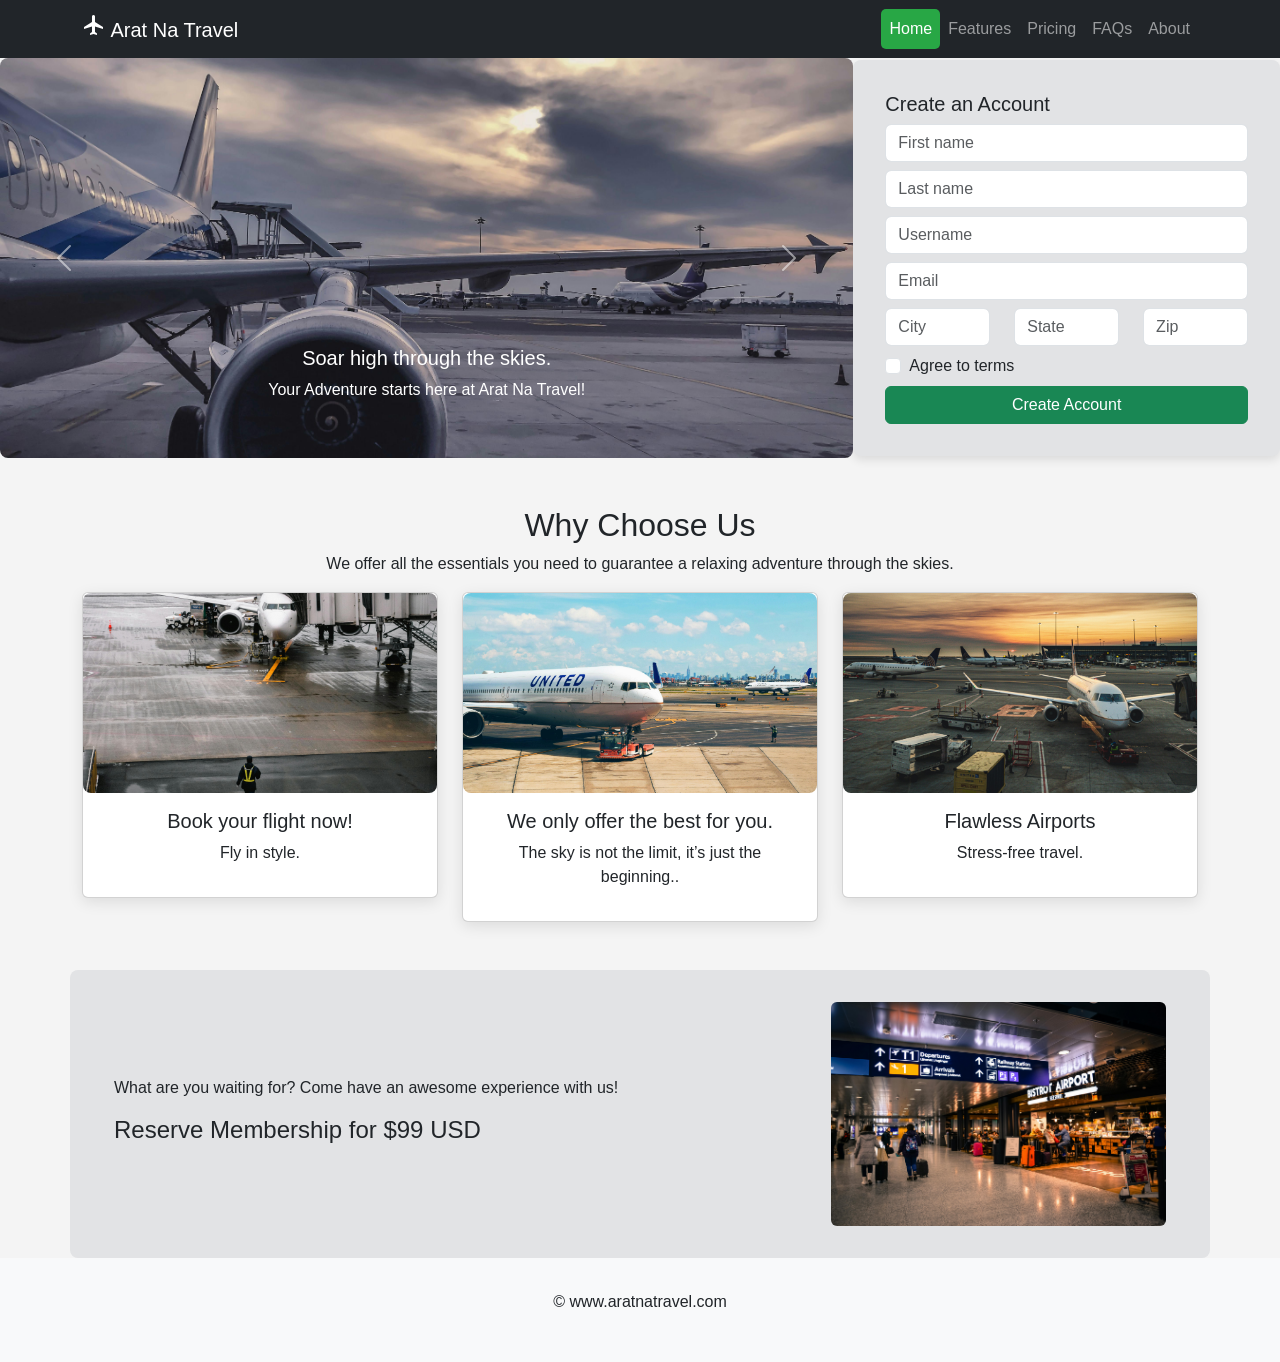
<file: prelim/index.html>
<!DOCTYPE html>
<html lang="en">
<head>
  <meta charset="UTF-8">
  <meta name="viewport" content="width=device-width, initial-scale=1.0">
  <title>Arat Na Travel</title>
  <link href="https://cdn.jsdelivr.net/npm/bootstrap@5.3.3/dist/css/bootstrap.min.css" rel="stylesheet">
  <link href="https://fonts.googleapis.com/icon?family=Material+Icons" rel="stylesheet">
  <style>
    body { font-family: Arial, sans-serif; background-color: #f4f4f4; }
    .navbar { background-color: #212529; }
    .navbar-nav .nav-link { transition: background-color 0.3s; }
    .navbar-nav .nav-link.active, .navbar-nav .nav-link:hover { background-color: #28a745; color: white; border-radius: 5px; }
    .form-section { background-color: #e2e3e5; padding: 2rem; border-radius: 8px; box-shadow: 0px 4px 10px rgba(0, 0, 0, 0.1); }
    .carousel-item img { height: 400px; object-fit: cover; border-radius: 8px; }
    .card img { height: 200px; object-fit: cover; border-radius: 8px; }
    .card { box-shadow: 0px 4px 15px rgba(0, 0, 0, 0.1); }
    .membership .row {
      background-color: #e2e3e5;
      padding: 2rem;
      border-radius: 8px;
    }
    .membership img {
      width: 100%; /* Make the image responsive */
      max-width: 200px; /* Limit the image width */
      object-fit: cover; /* Ensure the image covers the space */
    }
    footer { background-color: #f8f9fa; padding: 2rem 0; }
    footer a { text-decoration: none; color: #212529; }
    footer .social-icons i { font-size: 1.5rem; color: #212529; margin-right: 15px; transition: color 0.3s; }
    footer .social-icons i:hover { color: #198753; }
  </style>
</head>
<body>

  <nav class="navbar navbar-expand-lg navbar-dark">
    <div class="container">
      <a class="navbar-brand" href="#"><span class="material-icons">flight</span> Arat Na Travel</a>
      <button class="navbar-toggler" type="button" data-bs-toggle="collapse" data-bs-target="#navmenu">
        <span class="navbar-toggler-icon"></span>
      </button>
      <div class="collapse navbar-collapse" id="navmenu">
        <ul class="navbar-nav ms-auto">
          <li class="nav-item"><a class="nav-link active" href="#">Home</a></li>
          <li class="nav-item"><a class="nav-link" href="#">Features</a></li>
          <li class="nav-item"><a class="nav-link" href="#">Pricing</a></li>
          <li class="nav-item"><a class="nav-link" href="#">FAQs</a></li>
          <li class="nav-item"><a class="nav-link" href="#">About</a></li>
        </ul>
      </div>
    </div>
  </nav>

  <div class="container-fluid p-0">
    <div class="row g-0">
      <div class="col-lg-8">
        <div id="heroCarousel" class="carousel slide" data-bs-ride="carousel">
          <div class="carousel-inner">
            <div class="carousel-item active">
              <img src="images/plane1.jpg" class="d-block w-100" alt="Airplane">
              <div class="carousel-caption d-none d-md-block">
                <h5>Soar high through the skies.</h5>
                <p>Your Adventure starts here at Arat Na Travel!</p>
              </div>
            </div>
            <div class="carousel-item">
              <img src="images/plane2.jpg" class="d-block w-100" alt="Travel">
            </div>
            <div class="carousel-item">
              <img src="images/plane3.jpg" class="d-block w-100" alt="Airport">
            </div>
          </div>
          <button class="carousel-control-prev" type="button" data-bs-target="#heroCarousel" data-bs-slide="prev">
            <span class="carousel-control-prev-icon"></span>
          </button>
          <button class="carousel-control-next" type="button" data-bs-target="#heroCarousel" data-bs-slide="next">
            <span class="carousel-control-next-icon"></span>
          </button>
        </div>
      </div>

      <div class="col-lg-4 d-flex align-items-center justify-content-center">
        <div class="form-section w-100">
          <h5>Create an Account</h5>
          <form>
            <input type="text" class="form-control mb-2" placeholder="First name">
            <input type="text" class="form-control mb-2" placeholder="Last name">
            <input type="text" class="form-control mb-2" placeholder="Username">
            <input type="email" class="form-control mb-2" placeholder="Email">
            <div class="row mb-2">
              <div class="col"><input type="text" class="form-control" placeholder="City"></div>
              <div class="col"><input type="text" class="form-control" placeholder="State"></div>
              <div class="col"><input type="text" class="form-control" placeholder="Zip"></div>
            </div>
            <div class="form-check mb-2">
              <input type="checkbox" class="form-check-input" id="terms">
              <label class="form-check-label" for="terms">Agree to terms</label>
            </div>
            <button type="submit" class="btn btn-success w-100">Create Account</button>
          </form>
        </div>
      </div>
    </div>
  </div>

  <section class="container text-center my-5">
    <h2>Why Choose Us</h2>
    <p>We offer all the essentials you need to guarantee a relaxing adventure through the skies.</p>
    <div class="row g-4">
      <div class="col-md-4">
        <div class="card">
          <img src="images/plane4.jpg" class="card-img-top" alt="Plane">
          <div class="card-body">
            <h5 class="card-title">Book your flight now!</h5>
            <p>Fly in style.</p>
          </div>
        </div>
      </div>
      <div class="col-md-4">
        <div class="card">
          <img src="images/plane5.jpg" class="card-img-top" alt="Jets">
          <div class="card-body">
            <h5 class="card-title">We only offer the best for you.</h5>
            <p>The sky is not the limit, it’s just the beginning..</p>
          </div>
        </div>
      </div>
      <div class="col-md-4">
        <div class="card">
          <img src="images/plane6.jpg" class="card-img-top" alt="Airport">
          <div class="card-body">
            <h5 class="card-title">Flawless Airports</h5>
            <p>Stress-free travel.</p>
          </div>
        </div>
      </div>
    </div>
  </section>

  <section class="membership">
    <div class="container">
      <div class="row align-items-center">
        <div class="col-md-8">
          <p>What are you waiting for? Come have an awesome experience with us!</p>
          <h4>Reserve Membership for $99 USD</h4>
        </div>
        <div class="col-md-4">
           <img src="images/plane7.jpg" class="img-fluid rounded" alt="Airplane" style="max-width: 120%; height: auto;">
      </div>

      </div>
    </div>
  </section>

  <footer>
    <div class="container text-center">
      <p>&copy; www.aratnatravel.com</p>
    </div>
  </footer>

  <script src="https://cdn.jsdelivr.net/npm/bootstrap@5.3.3/dist/js/bootstrap.bundle.min.js"></script>
</body>
</html>
</file>
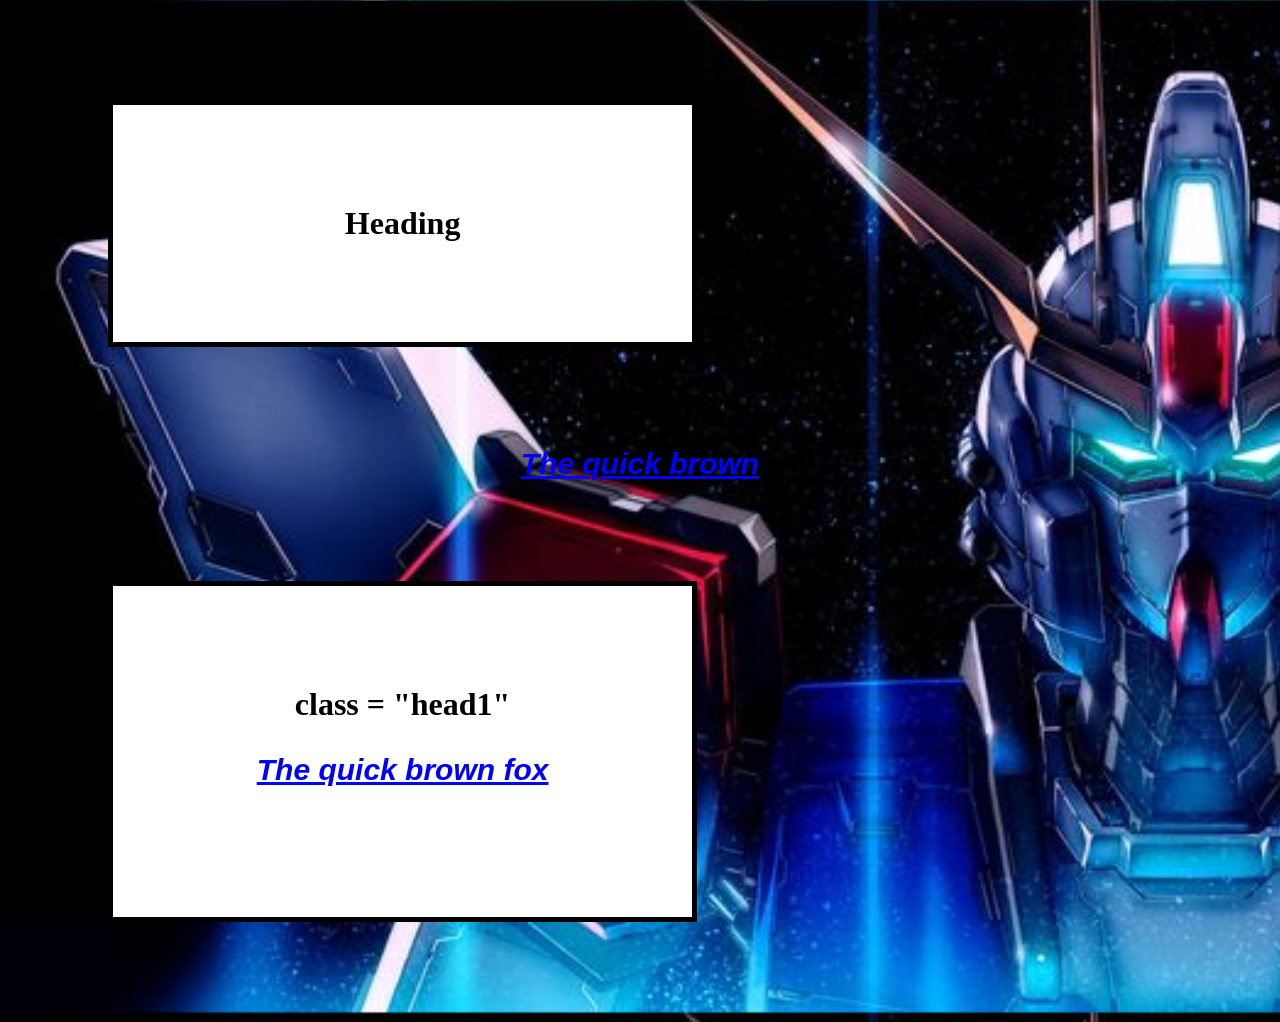
<file: week3/index.html>
<!DOCTYPE html>
<html lang="en">
<head>
    <link rel="stylesheet" href="style.css"/>
    <meta charset="UTF-8">
    <meta name="viewport" content="width=device-width, initial-scale=1.0">
    <title>Document</title>
</head>
<body>

    <h1>Heading</h1>
<p>The quick brown</p>
<h1> class = "head1"
<p>The quick brown fox</p>
    
</body>
</html>
</file>
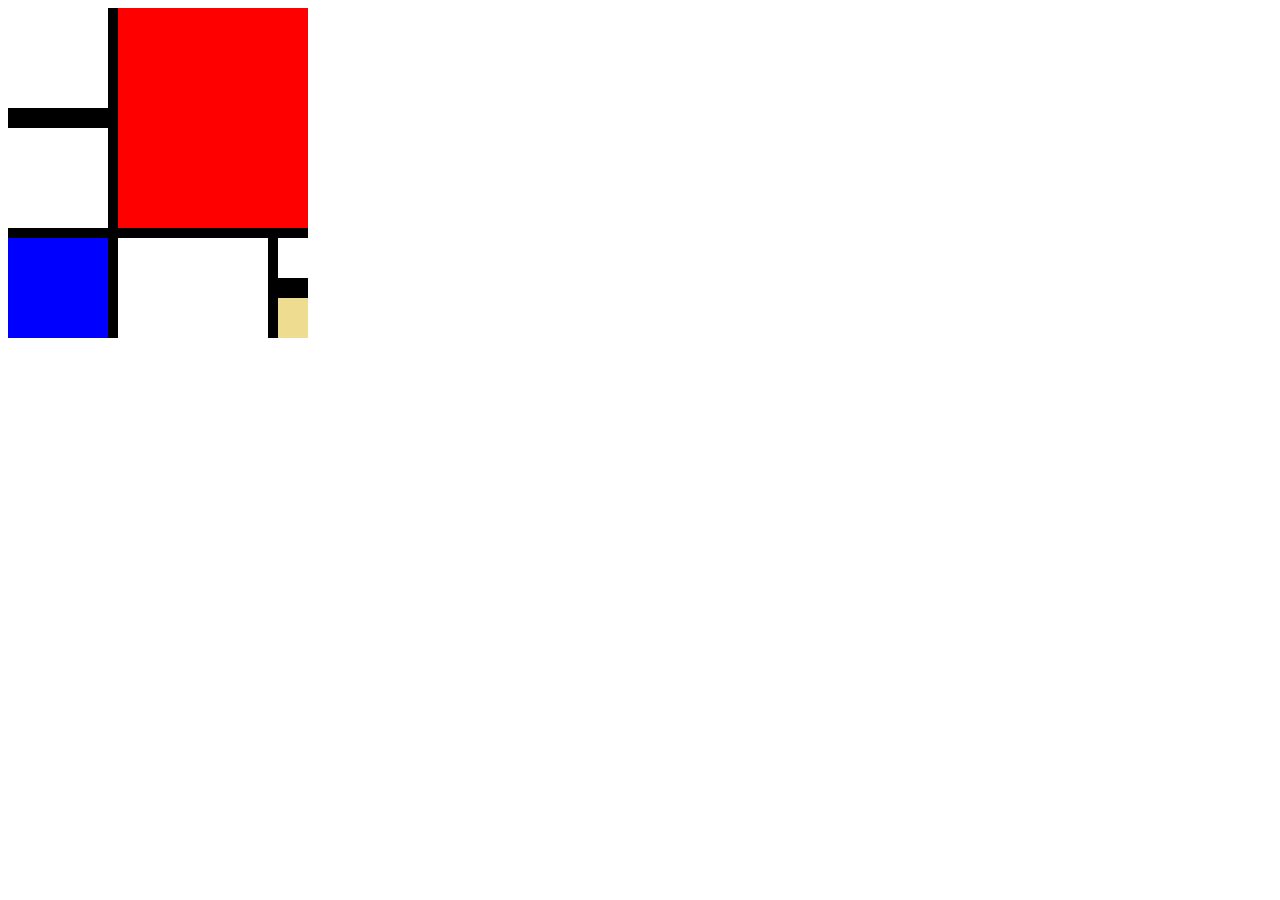
<file: week4/index.html>
<!DOCTYPE html>
<html lang="en">
<head>
  <meta charset="UTF-8" />
  <meta name="viewport" content="width=device-width, initial-scale=1" />
  <title>Divs Next to Each Other</title>
  <link rel="stylesheet" href="style.css" />
</head>
<body>

  <div class="wrapper">
    <div class="div1"></div>
    <div class="div2"></div>
  </div>

  <div class="wrapper">
    <div class="div3"></div>
    <div class="div4"></div>
  </div>

  <div class="wrapper">
    <div class="div5"></div>
    <div class="div6"></div>

    <div class="wrapper-vertical">
      <div class="right-column">
        <div class="div7"></div>
        <div class="div8"></div>
      </div>
    </div>
  </div>

</body>
</html>
</file>
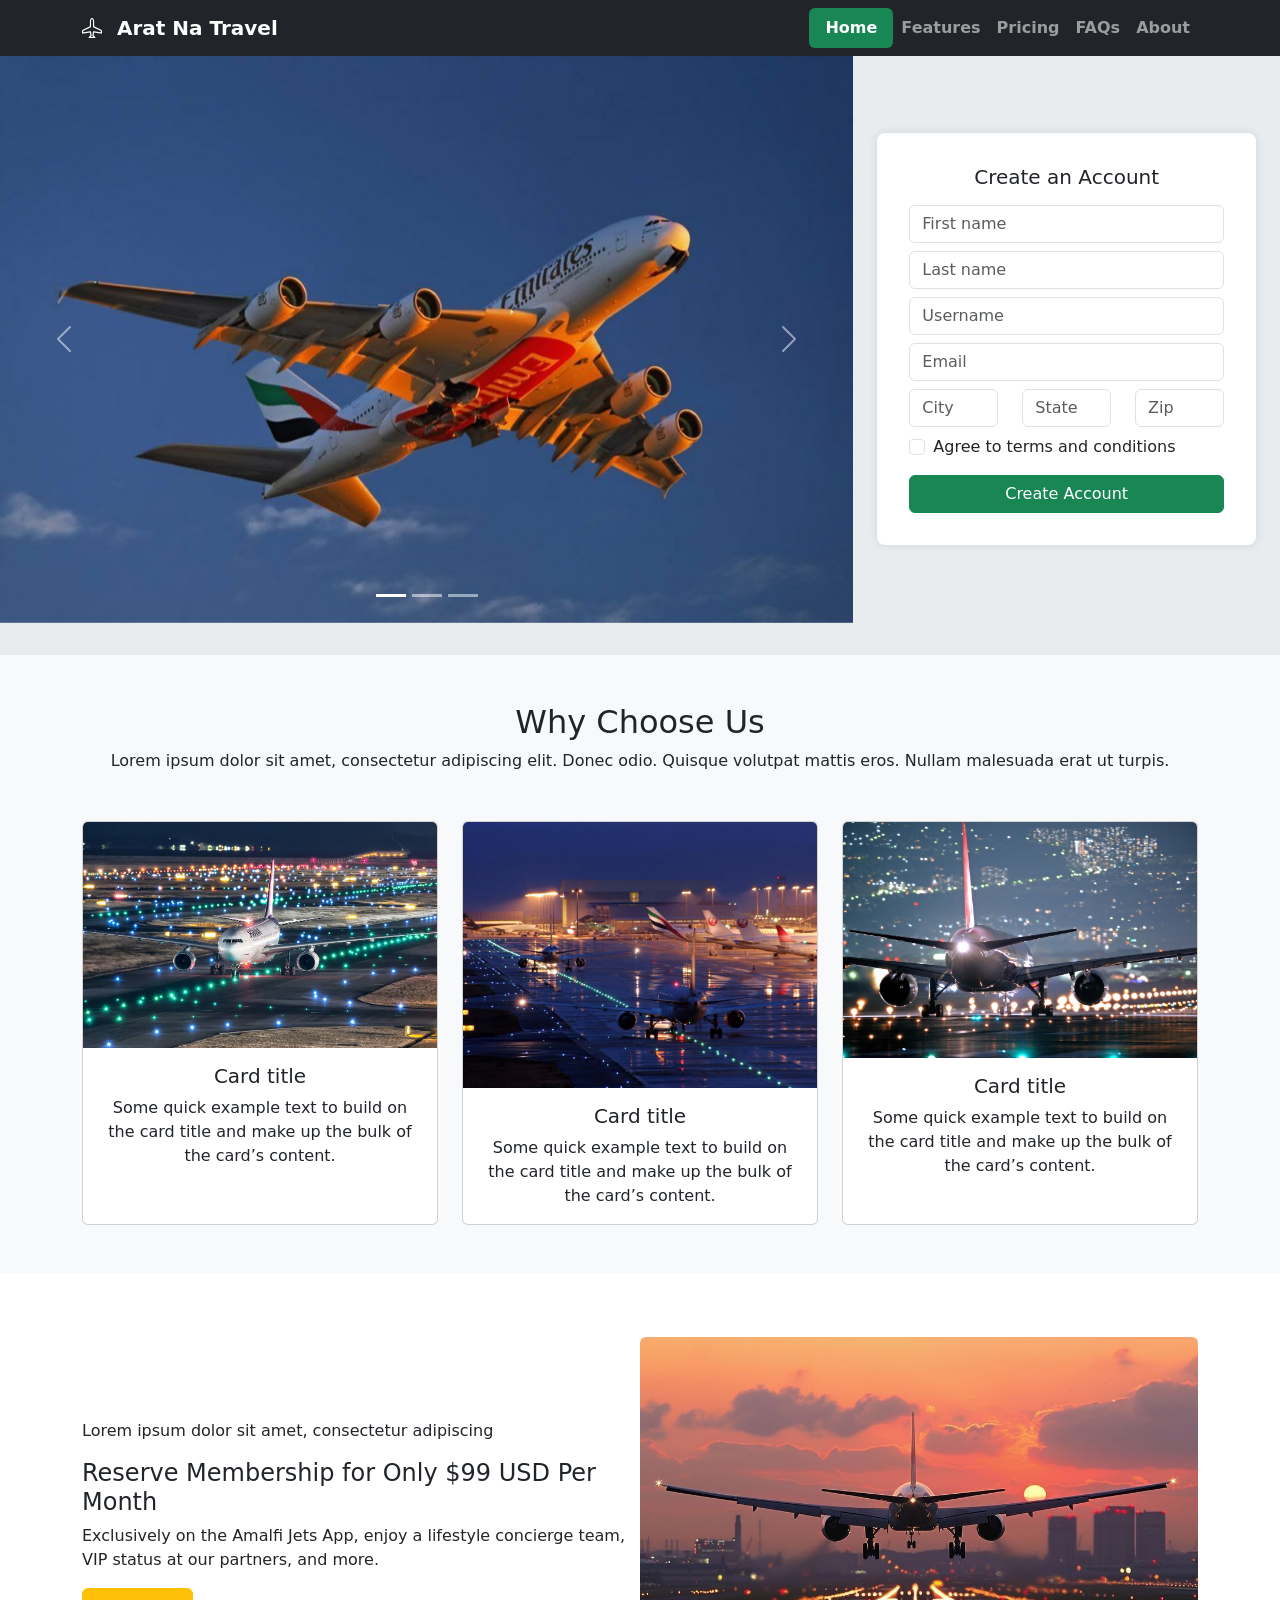
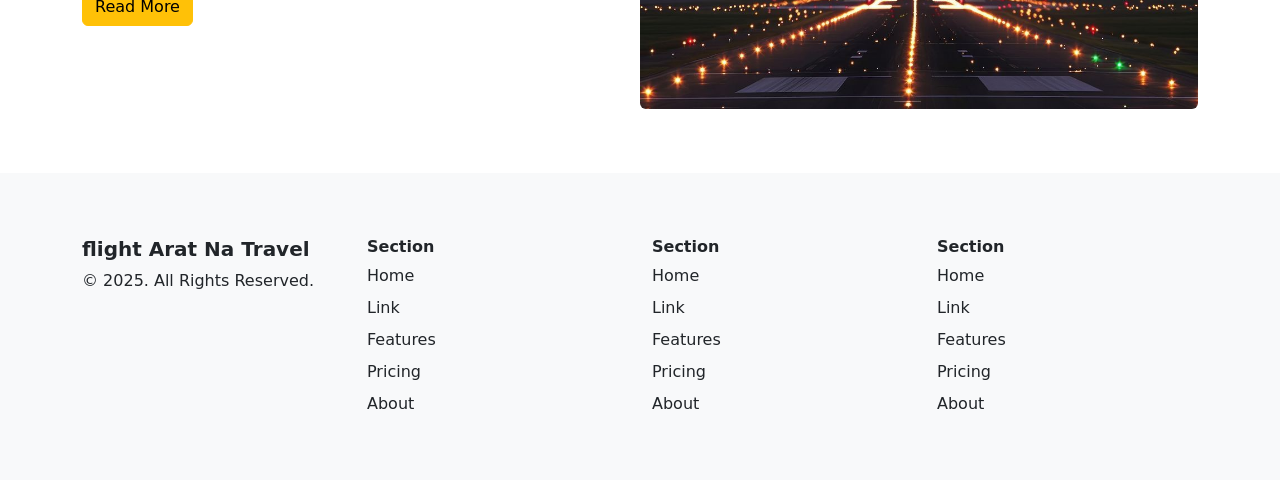
<file: week7/index.html>
<!Doctype html>
<html lang="en">
  <head>
    <meta charset="utf-8">
    <meta name="viewport" content="width=device-width, initial-scale=1">
    <title>Arat na Travel</title>
    <link href="https://cdn.jsdelivr.net/npm/bootstrap@5.3.8/dist/css/bootstrap.min.css" rel="stylesheet" integrity="sha384-sRIl4kxILFvY47J16cr9ZwB07vP4J8+LH7qKQnuqkuIAvNWLzeN8tE5YBujZqJLB" crossorigin="anonymous">
    <link rel="stylesheet" href="https://cdn.jsdelivr.net/npm/bootstrap-icons@1.11.3/font/bootstrap-icons.min.css">

<style>
    body {
      background-color: #f8f9fa;
    }
    nav.navbar {
      background-color: #212529;
    }
    .navbar-brand .material-icons {
      vertical-align: middle;
      margin-right: 5px;
    }
    .form-section {
      background-color: white;
      padding: 2rem;
      border-radius: 0.5rem;
      box-shadow: 0 0 10px rgba(0, 0, 0, 0.1);
    }
    .membership {
      background-color: white;
      padding: 4rem 0;
      margin-top: 3rem;
    }
    footer {
      background-color: #f8f9fa;
      padding: 2rem 0;
      margin-top: 2rem;
    }
    footer h5, footer h6 {
      font-weight: 600;
    }
    footer ul {
      padding: 0;
    }
    footer ul li {
      margin-bottom: 0.5rem;
    }
    footer ul li a {
      color: #212529;
      text-decoration: none;
    }
    footer ul li a:hover {
      text-decoration: underline;
    }

   
    .home-section {
      background-color: #e9ecef;
      padding-bottom: 2rem;
    }
  </style>
</head>
  <body>
   
<nav class="navbar navbar-expand-lg navbar-dark bg-dark">
  <div class="container">
    <a class="navbar-brand fw-semibold text-white" href="#">
      <i class="bi bi-airplane me-2"></i> Arat Na Travel
    </a>

    <button class="navbar-toggler" type="button" data-bs-toggle="collapse" data-bs-target="#navmenu">
      <span class="navbar-toggler-icon"></span>
    </button>

    <div class="collapse navbar-collapse" id="navmenu">
      <ul class="navbar-nav ms-auto">
        <li class="nav-item">
          <a class="nav-link active bg-success text-white px-3 rounded fw-semibold" href="#">Home</a>
        </li>
        <li class="nav-item"><a class="nav-link fw-semibold" href="#">Features</a></li>
        <li class="nav-item"><a class="nav-link fw-semibold" href="#">Pricing</a></li>
        <li class="nav-item"><a class="nav-link fw-semibold" href="#">FAQs</a></li>
        <li class="nav-item"><a class="nav-link fw-semibold" href="#">About</a></li>
      </ul>
    </div>
  </div>
</nav>

    
<section class="home-section">
  <div class="container-fluid p-0">
    <div class="row g-0">
     
      <div class="col-lg-8">
        <div id="carouselExampleIndicators" class="carousel slide">
          <div class="carousel-indicators">
            <button type="button" data-bs-target="#carouselExampleIndicators" data-bs-slide-to="0" class="active" aria-current="true" aria-label="Slide 1"></button>
            <button type="button" data-bs-target="#carouselExampleIndicators" data-bs-slide-to="1" aria-label="Slide 2"></button>
            <button type="button" data-bs-target="#carouselExampleIndicators" data-bs-slide-to="2" aria-label="Slide 3"></button>
          </div>
          <div class="carousel-inner">
            <div class="carousel-item active">
              <img src="images/img1.jpg" class="d-block w-100" alt="...">
            </div>
            <div class="carousel-item">
              <img src="images/img2.jpg" class="d-block w-100" alt="...">
            </div>
            <div class="carousel-item">
              <img src="images/img3.jpg" class="d-block w-100" alt="...">
            </div>
          </div>
          <button class="carousel-control-prev" type="button" data-bs-target="#carouselExampleIndicators" data-bs-slide="prev">
            <span class="carousel-control-prev-icon" aria-hidden="true"></span>
            <span class="visually-hidden">Previous</span>
          </button>
          <button class="carousel-control-next" type="button" data-bs-target="#carouselExampleIndicators" data-bs-slide="next">
            <span class="carousel-control-next-icon" aria-hidden="true"></span>
            <span class="visually-hidden">Next</span>
          </button>
        </div>
      </div>

     
      <div class="col-lg-4 d-flex align-items-center justify-content-center p-4">
        <div class="form-section w-100">
          <h5 class="mb-3 text-center">Create an Account</h5>
          <form>
            <div class="mb-2"><input type="text" class="form-control" placeholder="First name"></div>
            <div class="mb-2"><input type="text" class="form-control" placeholder="Last name"></div>
            <div class="mb-2"><input type="text" class="form-control" placeholder="Username"></div>
            <div class="mb-2"><input type="email" class="form-control" placeholder="Email"></div>
            <div class="row mb-2">
              <div class="col"><input type="text" class="form-control" placeholder="City"></div>
              <div class="col"><input type="text" class="form-control" placeholder="State"></div>
              <div class="col"><input type="text" class="form-control" placeholder="Zip"></div>
            </div>
            <div class="form-check mb-3">
              <input type="checkbox" class="form-check-input" id="terms">
              <label class="form-check-label" for="terms">Agree to terms and conditions</label>
            </div>
            <button type="submit" class="btn btn-success w-100">Create Account</button>
          </form>
        </div>
      </div>
    </div>
  </div>
</section>


<section class="container text-center my-5">
  <h2>Why Choose Us</h2>
  <p>Lorem ipsum dolor sit amet, consectetur adipiscing elit. Donec odio. Quisque volutpat mattis eros. Nullam malesuada erat ut turpis.</p>
  <div class="row justify-content-center g-4 mt-4">
    <div class="col-md-4">
      <div class="card h-100">
        <img src="images/img4.jpg" class="card-img-top" alt="...">
        <div class="card-body">
          <h5 class="card-title">Card title</h5>
          <p class="card-text">Some quick example text to build on the card title and make up the bulk of the card’s content.</p>
        </div>
      </div>
    </div>
    <div class="col-md-4">
      <div class="card h-100">
        <img src="images/img5.jpg" class="card-img-top" alt="...">
        <div class="card-body">
          <h5 class="card-title">Card title</h5>
          <p class="card-text">Some quick example text to build on the card title and make up the bulk of the card’s content.</p>
        </div>
      </div>
    </div>
    <div class="col-md-4">
      <div class="card h-100">
        <img src="images/img6.jpg" class="card-img-top" alt="...">
        <div class="card-body">
          <h5 class="card-title">Card title</h5>
          <p class="card-text">Some quick example text to build on the card title and make up the bulk of the card’s content.</p>
        </div>
      </div>
    </div>
  </div>
</section>

<section class="membership">
  <div class="container d-flex align-items-center justify-content-between flex-wrap">
    <div class="col-md-6">
      <p>Lorem ipsum dolor sit amet, consectetur adipiscing</p>
      <h4>Reserve Membership for Only $99 USD Per Month</h4>
      <p>Exclusively on the Amalfi Jets App, enjoy a lifestyle concierge team, VIP status at our partners, and more.</p>
      <button class="btn btn-warning">Read More</button>
    </div>
    <div class="col-md-6">
      <img src="images/img7.jpg" class="img-fluid rounded" alt="Airport">
    </div>
  </div>
</section>


<footer>
  <div class="container">
    <div class="row">
      <div class="col-md-3 mb-3">
        <h5><span class="material-icons">flight</span> Arat Na Travel</h5>
        <p>© 2025. All Rights Reserved.</p>
      </div>
      <div class="col-md-3 mb-3">
        <h6>Section</h6>
        <ul class="list-unstyled">
          <li><a href="#">Home</a></li>
          <li><a href="#">Link</a></li>
          <li><a href="#">Features</a></li>
          <li><a href="#">Pricing</a></li>
          <li><a href="#">About</a></li>
        </ul>
      </div>
      <div class="col-md-3 mb-3">
        <h6>Section</h6>
        <ul class="list-unstyled">
          <li><a href="#">Home</a></li>
          <li><a href="#">Link</a></li>
          <li><a href="#">Features</a></li>
          <li><a href="#">Pricing</a></li>
          <li><a href="#">About</a></li>
        </ul>
      </div>
      <div class="col-md-3 mb-3">
        <h6>Section</h6>
        <ul class="list-unstyled">
          <li><a href="#">Home</a></li>
          <li><a href="#">Link</a></li>
          <li><a href="#">Features</a></li>
          <li><a href="#">Pricing</a></li>
          <li><a href="#">About</a></li>
        </ul>
      </div>
    </div>
  </div>
</footer>
   
    <script src="https://cdn.jsdelivr.net/npm/bootstrap@5.3.8/dist/js/bootstrap.bundle.min.js" integrity="sha384-FKyoEForCGlyvwx9Hj09JcYn3nv7wiPVlz7YYwJrWVcXK/BmnVDxM+D2scQbITxI" crossorigin="anonymous"></script>
  </body>
</html>
</file>
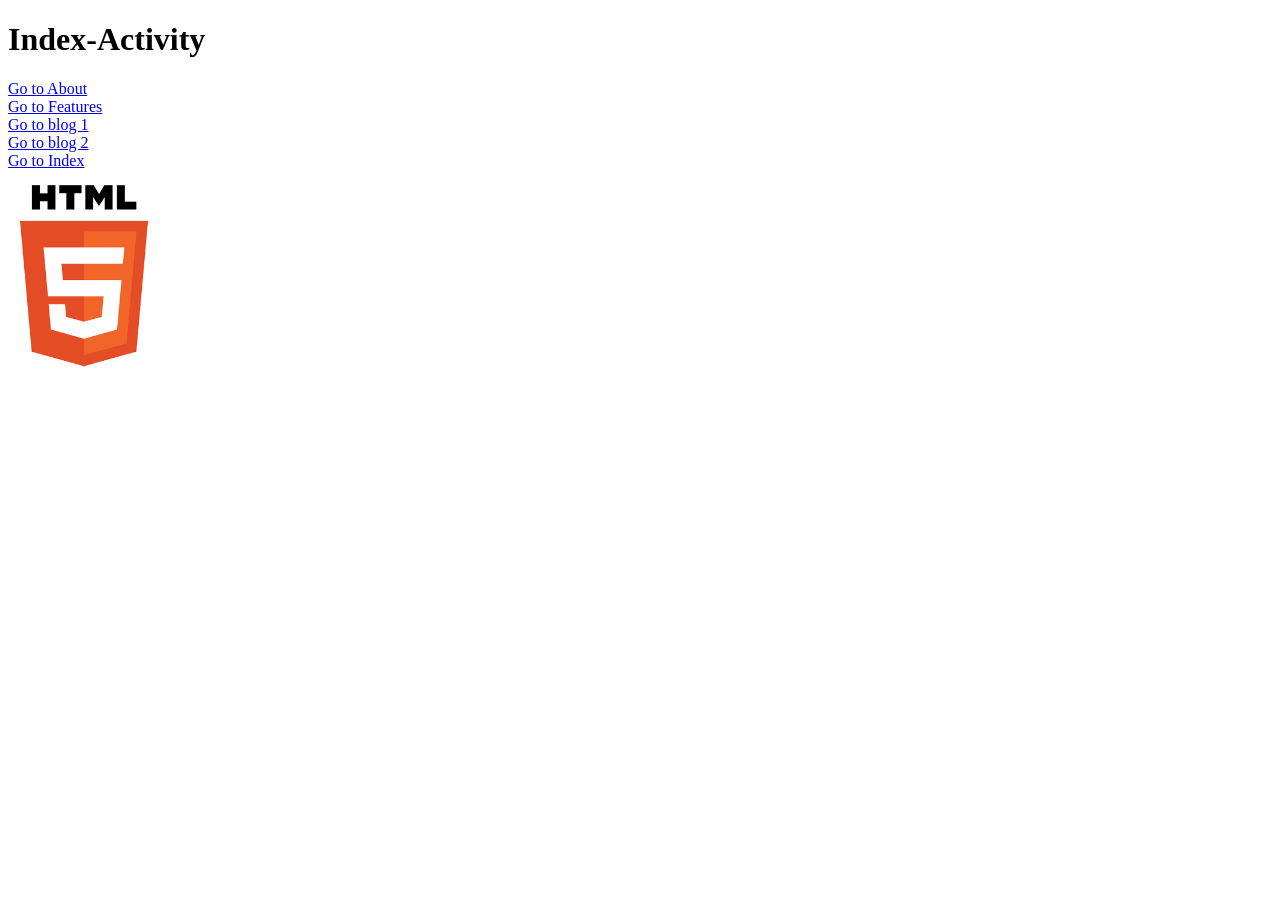
<file: week2/activity/index.html>
<!DOCTYPE html>
<html lang="en">
<head>
    <meta charset="UTF-8">
    <meta name="viewport" content="width=device-width, initial-scale=1.0">
    <title>Document</title>
</head>
<body>
       <h1> Index-Activity</h1>
   
    <a href = "subpages/about.html"> Go to About<br> </a> 
    <a href = "subpages/features.html"> Go to Features<br> </a> 
    <a href = "subpages/blog/blog1.html"> Go to blog 1<br> </a> 
    <a href = "subpages/blog/blog2.html"> Go to blog 2<br> </a> 
    <a href = "subpages/blog/index.html"> Go to Index<br> </a> 
    <img src= "images/html-5-logo.png" alt="HTML" width="150>"
    
</body>
</html>
</file>
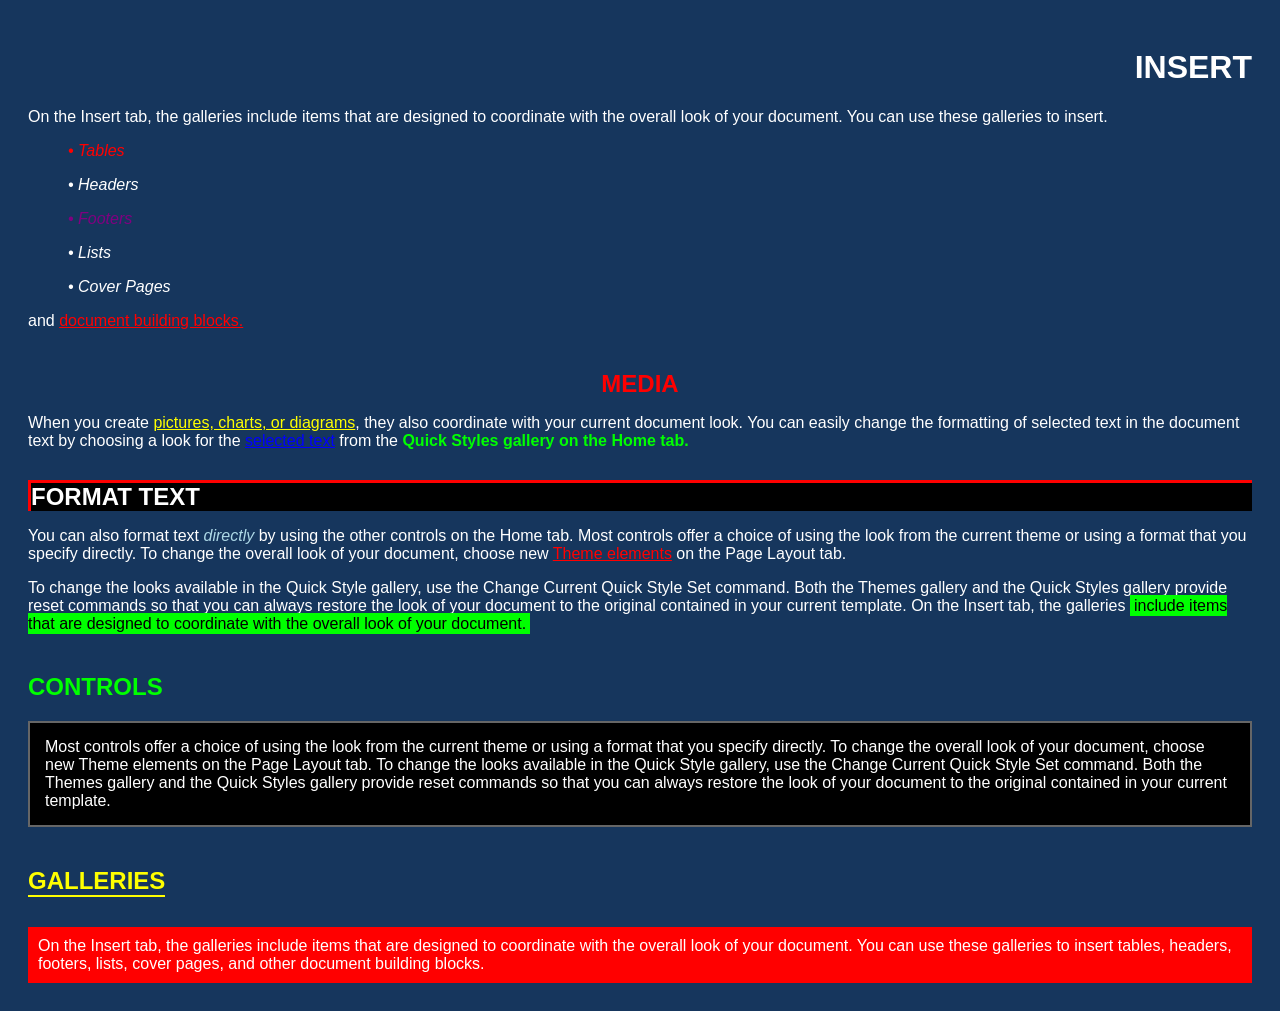
<file: week3/activity/index.html>
<!DOCTYPE html>
<html lang="en">
<head>
    <link rel="stylesheet" href="style.css">
    <meta charset="UTF-8">
    <title>Document Style Example</title>
    
</head>
<body>

    <h1 class="insert-title">INSERT</h1>
    <p>
        On the Insert tab, the galleries include items that are designed to coordinate with the overall look of your document. You can use these galleries to insert.
        <ul class="table-item"> • Tables</ul>
        <ul class="header-item"> • Headers</ul>
        <ul class="footer-item"> • Footers</ul>
        <ul class="list-item"> • Lists</ul>
        <ul class="coverpages-item"> • Cover Pages</ul>

        and <span class="link-red">document building blocks.</span>
    </p>

    <h1 class="media-title">MEDIA</h1>
    <p>
        When you create <span class="link-blue">pictures, charts, or diagrams</span>, they also coordinate with your current document look. You can easily change the formatting of selected text in the document text by choosing a look for the 
        <span class="blue-text">selected text</span> from the <span class="green-link">Quick Styles gallery on the Home tab.</span>
    </p>

    <div class="format-box">
        <h2>FORMAT TEXT</h2>
    </div>
    <p>
        You can also format text <span class="italic-blue">directly</span> by using the other controls on the Home tab. Most controls offer a choice of using the look from the current theme or using a format that you specify directly. To change the overall look of your document, choose new <span class="link-red">Theme elements</span> on the Page Layout tab.
    </p>

    <p>
        To change the looks available in the Quick Style gallery, use the Change Current Quick Style Set command. Both the Themes gallery and the Quick Styles gallery provide reset commands so that you can always restore the look of your document to the original contained in your current template. On the Insert tab, the galleries <span class="highlight-green">include items that are designed to coordinate with the overall look of your document.</span>
    </p>

    <h2 class="controls-title">CONTROLS</h2>
    <div class="dark-box">
        Most controls offer a choice of using the look from the current theme or using a format that you specify directly. To change the overall look of your document, choose new Theme elements on the Page Layout tab. To change the looks available in the Quick Style gallery, use the Change Current Quick Style Set command. Both the Themes gallery and the Quick Styles gallery provide reset commands so that you can always restore the look of your document to the original contained in your current template.
    </div>

    <h2 class="galleries-title">GALLERIES</h2>
    <div class="red-box">
        On the Insert tab, the galleries include items that are designed to coordinate with the overall look of your document. You can use these galleries to insert tables, headers, footers, lists, cover pages, and other document building blocks.
    </div>

</body>
</html>
</file>
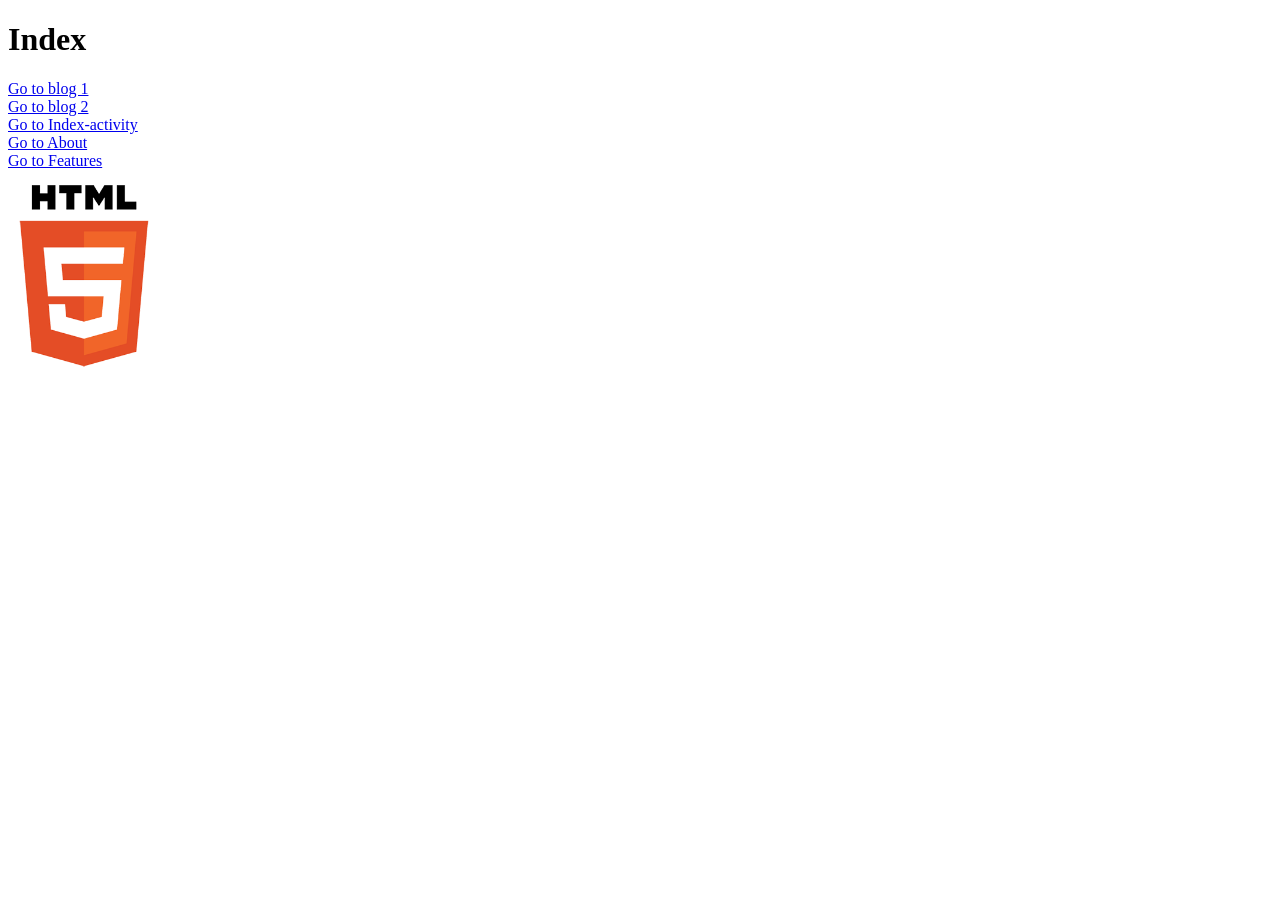
<file: week2/activity/subpages/blog/index.html>
<!DOCTYPE html>
<html lang="en">
<head>
    <meta charset="UTF-8">
    <meta name="viewport" content="width=device-width, initial-scale=1.0">
    <title>Document</title>
</head>
<body>
    
      <h1> Index </h1>
    <a href = "blog1.html"> Go to blog 1<br> </a> 
    <a href = "blog2.html"> Go to blog 2<br> </a>
    <a href = "../../../activity/index.html"> Go to Index-activity<br> </a> 
    <a href = "../../subpages/about.html"> Go to About<br> </a> 
    <a href = "../../subpages/features.html"> Go to Features<br> </a> 
    <img src="../../images/html-5-logo.png" alt="HTML" width="150>"

</body>
</html>
</file>
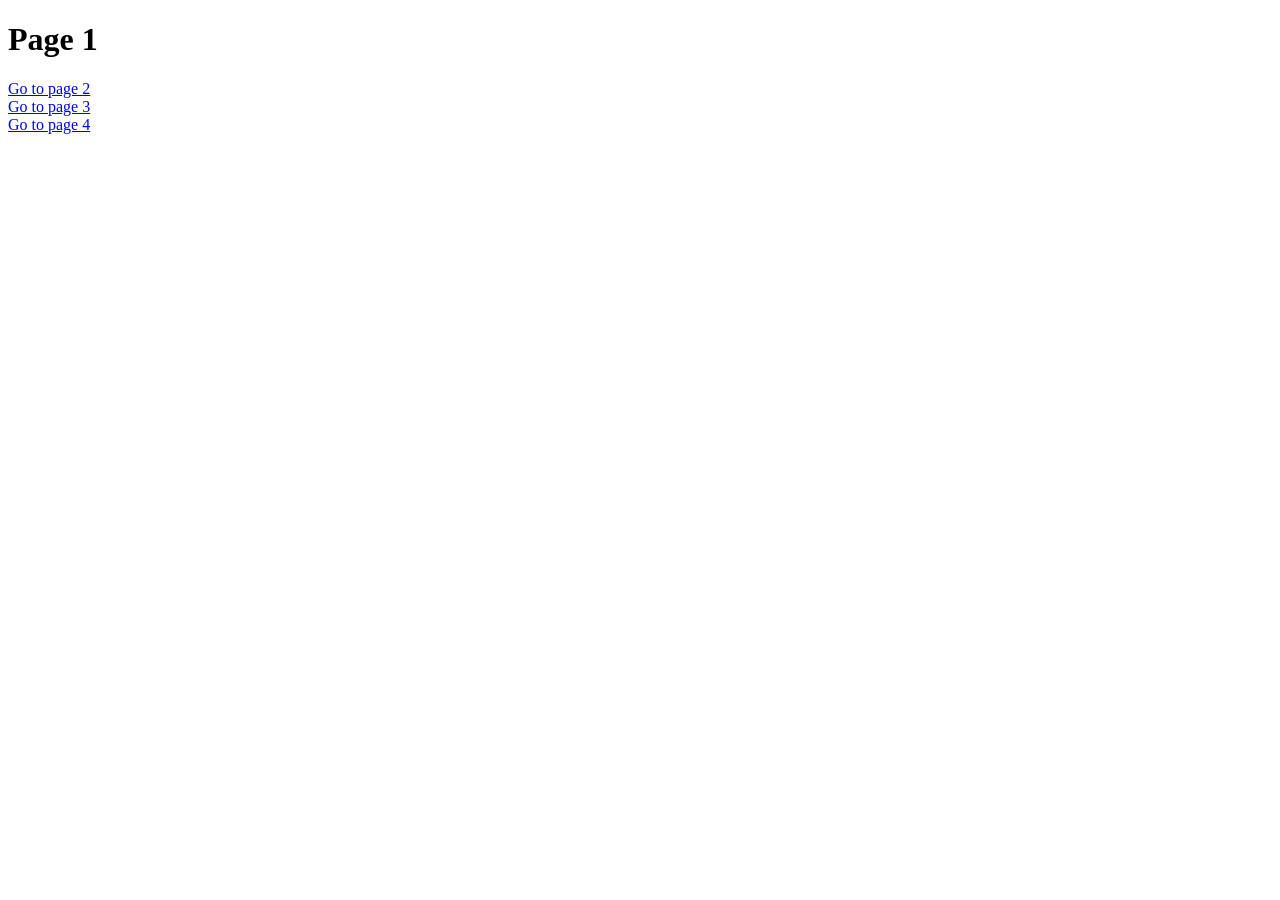
<file: week2/page1.html>
<!DOCTYPE html>
<html lang="en">
<head>
    <meta charset="UTF-8">
    <meta name="viewport" content="width=device-width, initial-scale=1.0">
    <title>Document</title>
</head>
<body>

    <h1> Page 1 </h1>
    <a href = "page1.html"> Go to page 2<br> </a> 
    <a href = "page3.html"> Go to page 3<br> </a>
    <a href = "sub/page4.html"> Go to page 4<br> </a>
   
</body>
</html>
</file>
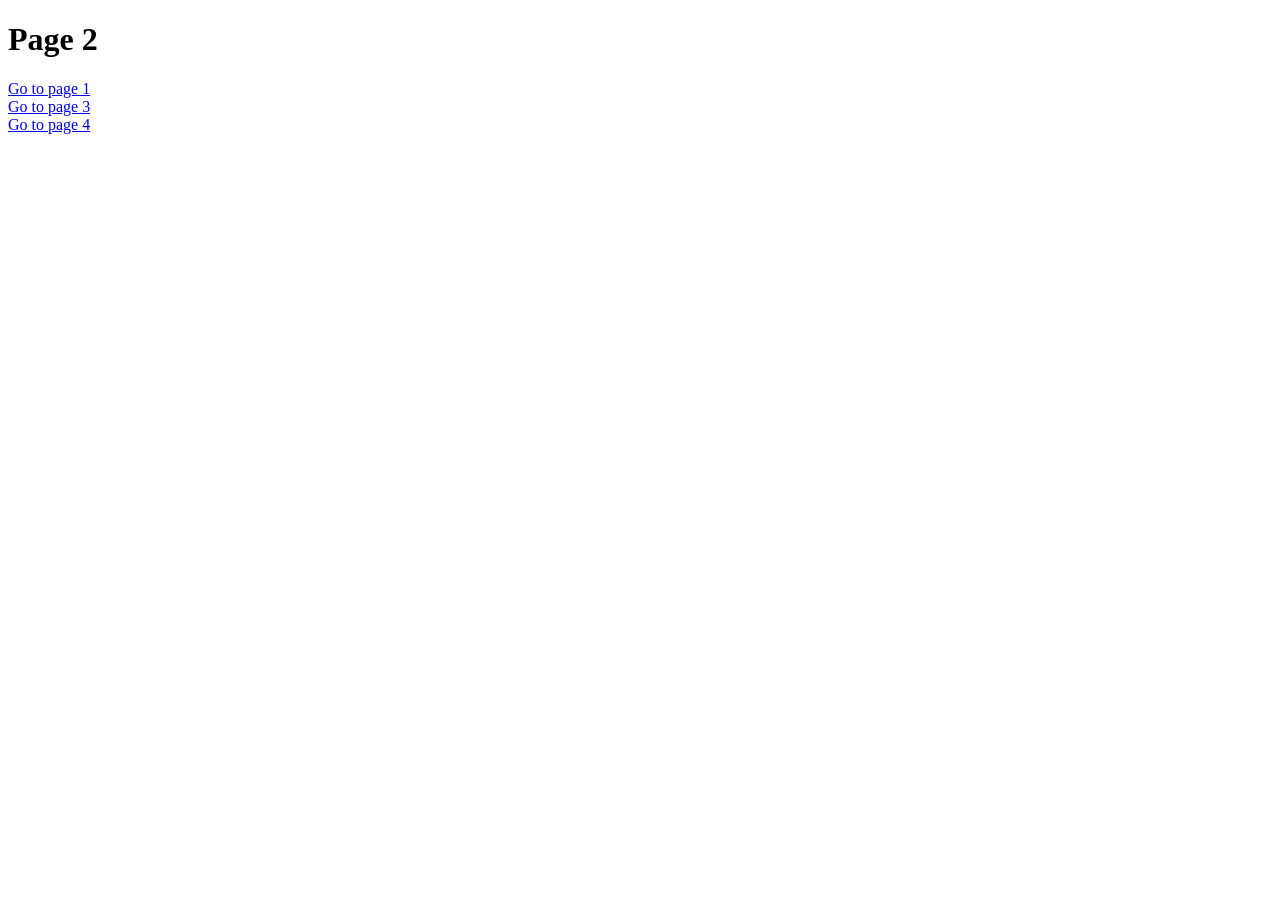
<file: week2/page2.html>
<!DOCTYPE html>
<html lang="en">
<head>
    <meta charset="UTF-8">
    <meta name="viewport" content="width=device-width, initial-scale=1.0">
    <title>Document</title>
</head>
<body>

    <h1> Page 2 </h1>
    <a href = "page1.html"> Go to page 1<br> </a> 
    <a href = "page3.html"> Go to page 3<br> </a> 
    <a href = "sub/page4.html"> Go to page 4<br> </a> 
   

</body>
</html>
</file>
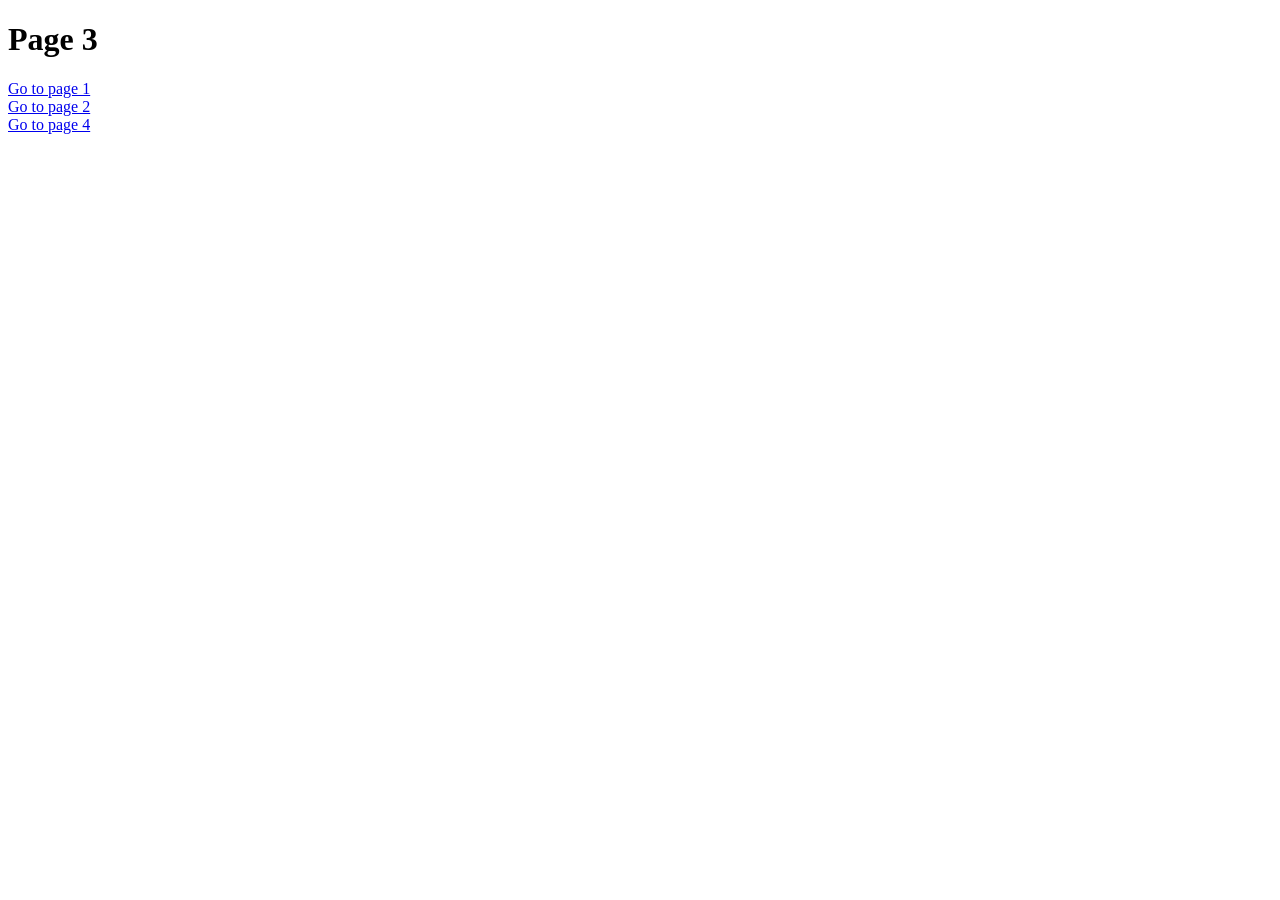
<file: week2/page3.html>
<!DOCTYPE html>
<html lang="en">
<head>
    <meta charset="UTF-8">
    <meta name="viewport" content="width=device-width, initial-scale=1.0">
    <title>Document</title>
</head>
<body>

     <h1> Page 3 </h1>
    <a href = "page1.html"> Go to page 1<br> </a> 
    <a href = "page2.html"> Go to page 2<br> </a> 
    <a href = "sub/page4.html"> Go to page 4<br> </a> 
    

</body>
</html>
</file>
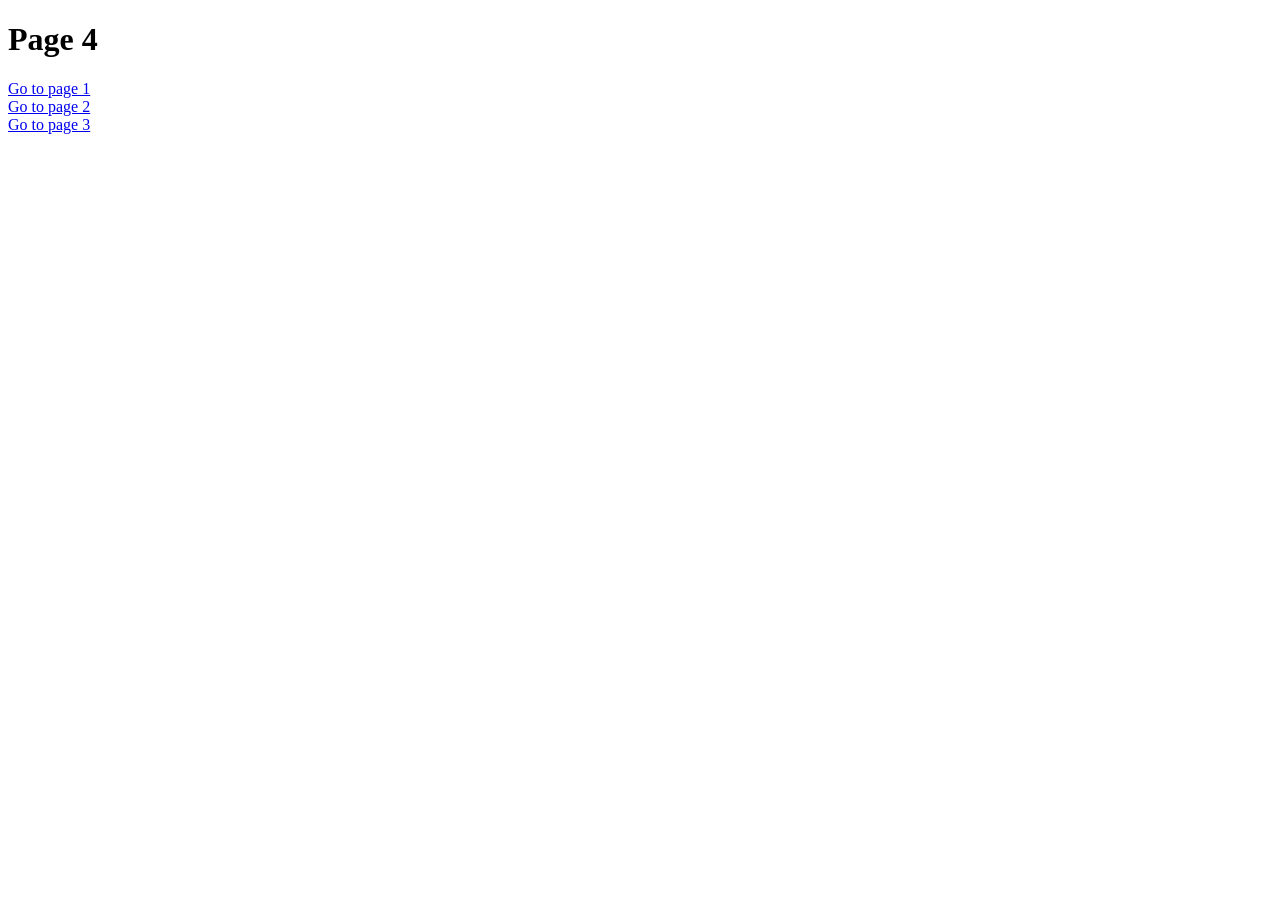
<file: week2/sub/page4.html>
<!DOCTYPE html>
<html lang="en">
<head>
    <meta charset="UTF-8">
    <meta name="viewport" content="width=device-width, initial-scale=1.0">
    <title>Document</title>
</head>
<body>
    <h1> Page 4 </h1>
    <a href = "../page1.html"> Go to page 1<br> </a> 
    <a href = "../page2.html"> Go to page 2<br> </a>
    <a href = "../page3.html"> Go to page 3<br> </a> 
   
    
</body>
</html>
</file>
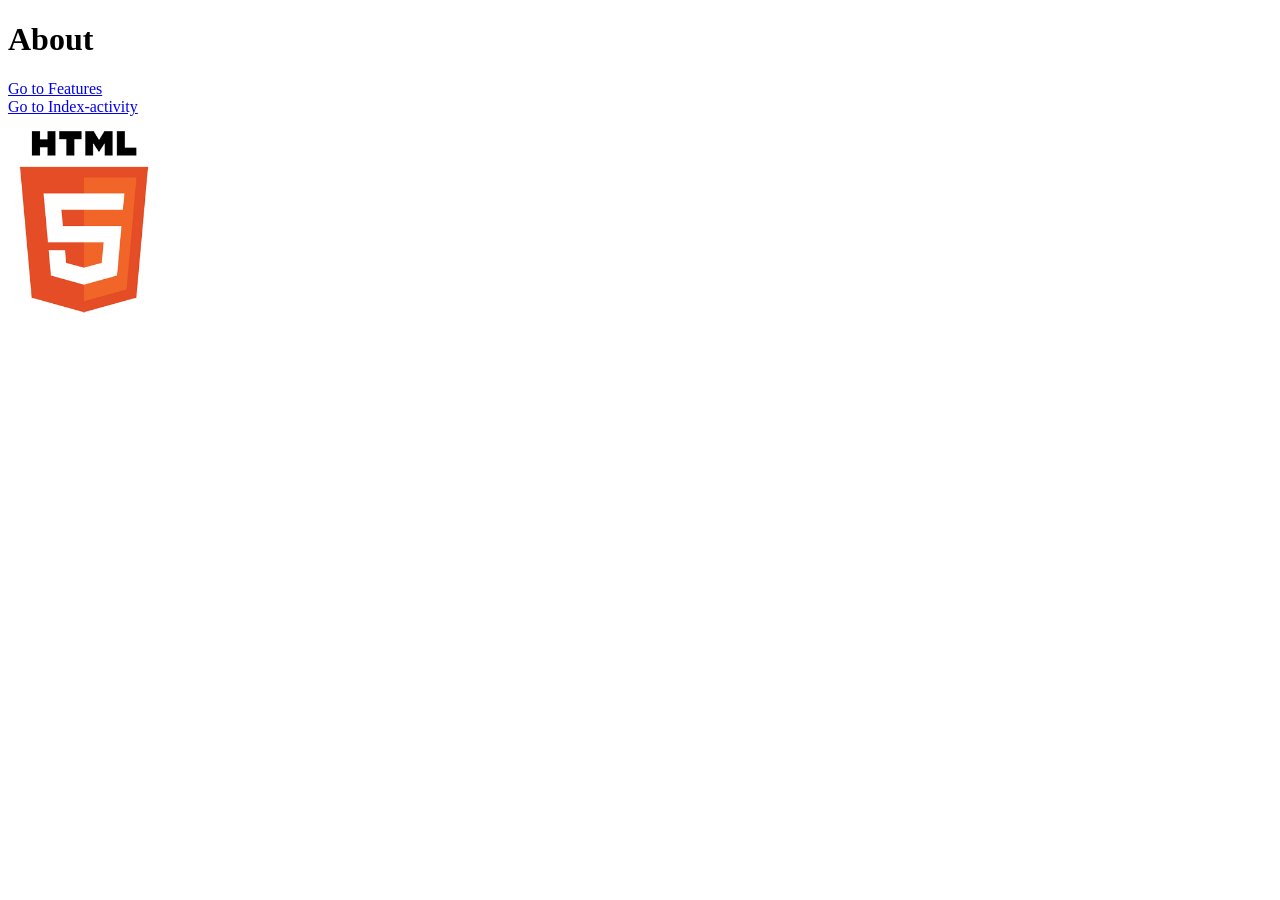
<file: week2/activity/subpages/about.html>
<!DOCTYPE html>
<html lang="en">
<head>
    <meta charset="UTF-8">
    <meta name="viewport" content="width=device-width, initial-scale=1.0">
    <title>Document</title>
</head>
<body>
    <h1> About </h1>
    <a href = "features.html"> Go to Features<br> </a> 
    <a href = "../../activity/index.html"> Go to Index-activity<br> </a> 
    <img src="../images/html-5-logo.png" alt="HTML" width="150>"

</body>
</html>
</file>
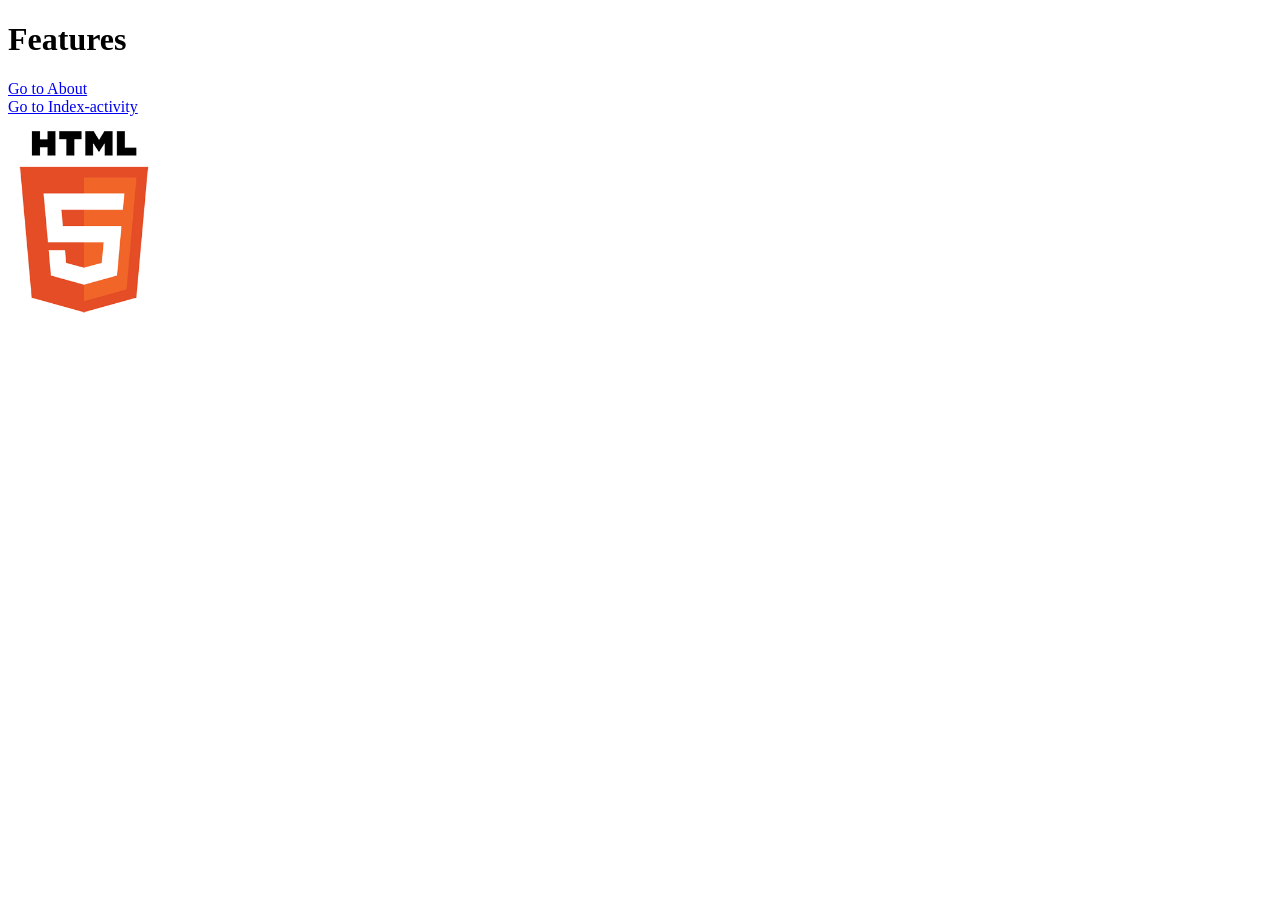
<file: week2/activity/subpages/features.html>
<!DOCTYPE html>
<html lang="en">
<head>
    <meta charset="UTF-8">
    <meta name="viewport" content="width=device-width, initial-scale=1.0">
    <title>Document</title>
</head>
<body>
       <h1> Features </h1>
   
    <a href = "about.html"> Go to About<br> </a> 
    <a href = "../index.html"> Go to Index-activity<br> </a>
    <img src= "../images/html-5-logo.png" alt="HTML" width="150>" 
    
    
</body>
</html>
</file>
<file: week3/style.css>
body {

    background-color: black;
    text-align: center;
    background-image: url(images/gundam3.jpg);
    background-size: 1800px;
}

h1{ 
  
    color: black(217, 255, 0);
    background-color: white;
    width: 30%;
    border: 5px solid black;
    text-align: center;
    padding: 100px;
    margin: 100px;
    
  
}

p{

color: blue;
font-weight: bold;
font-size: 30px;
text-decoration: underline;
font-style: italic;
font-family: Arial;
text-align: center;




}
</file>
<file: week4/style.css>
.div1 {
  height: 100px;
  width: 100px;
  background-color: white;
  border-bottom: 20px solid black;
  border-right: 10px solid black;
}

.div2 {
  height: 120px;
  width: 190px;
  background-color: red;
}


.div3 {
  height: 100px;
  width: 100px;
  background-color: white;
  border-bottom: 10px solid black;
  border-right: 10px solid black;
}

.div4 {
  height: 100px;
  width: 190px;
  background-color: red;
   border-bottom: 10px solid black;
}

.div5 {
  height: 100px;
  width: 100px;
  background-color: blue;
  border-right: 10px solid black;
}

.div6 {
  height: 100px;
  width: 150px;
  background-color: white;
  border-right: 10px solid black;
}

.div7 {
  height: 40px;
  width: 30px;
  background-color: white;
  border-bottom: 20px solid black;
}

.div8 {
  height: 40px;
  width: 30px;
  background-color: rgb(238, 221, 144);
}

.wrapper {
  display: flex;
}

.wrapper-vertical {
  display: flex;
}

.right-column {
  display: flex;
  flex-direction: column;
}
</file>
<file: week3/activity/style.css>
body {
    background-color: #16365d;
    color: white;
    font-family: Arial, sans-serif;
    padding: 20px;
}

.insert-title {
    text-align: right;
    color: white;
    font-weight: bold;
}

.list-item {
    color: white;
    font-style: italic;
}

.table-item {
    color: red;
    font-style: italic;
}

.footer-item {
    color: purple;
    font-style: italic;
}

.header-item {
    color: white;
    font-style: italic;
}

.coverpages-item {
    color: white;
    font-style: italic;
} 

.link-red {
    color: red;
    text-decoration: underline;
}

.media-title {
    text-align: center;
    font-weight: bold;
    font-size: 24px;
    color: red;
    margin-top: 40px;
}

.link-blue {
    color: yellow;
    text-decoration: underline;
}

.blue-text {
    color: blue;
    text-decoration: underline;
}

.green-link {
    color: #00ff00;
    font-weight: bold;
}

.format-box {
    background-color: black;
    border-top: solid red;
    border-left: solid red;
    margin-top: 30px;
    margin-bottom: 10px;
}

.format-box h2 {
    margin: 0;
    color: white;
}

.italic-blue {
    color: lightblue;
    font-style: italic;
}

.highlight-green {
    background-color: lime;
    color: black;
    padding: 2px 4px;
}

.controls-title {
    color: lime;
    margin-top: 40px;
}

.dark-box {
    background-color: black;
    border: 2px solid #666;
    padding: 15px;
    margin-top: 10px;
    color: white;
}

.galleries-title {
    color: yellow;
    border-bottom: 2px solid yellow;
    display: inline-block;
    margin-top: 40px;
}

.red-box {
    background-color: red;
    padding: 10px;
    color: white;
    margin-top: 10px;
}
</file>
